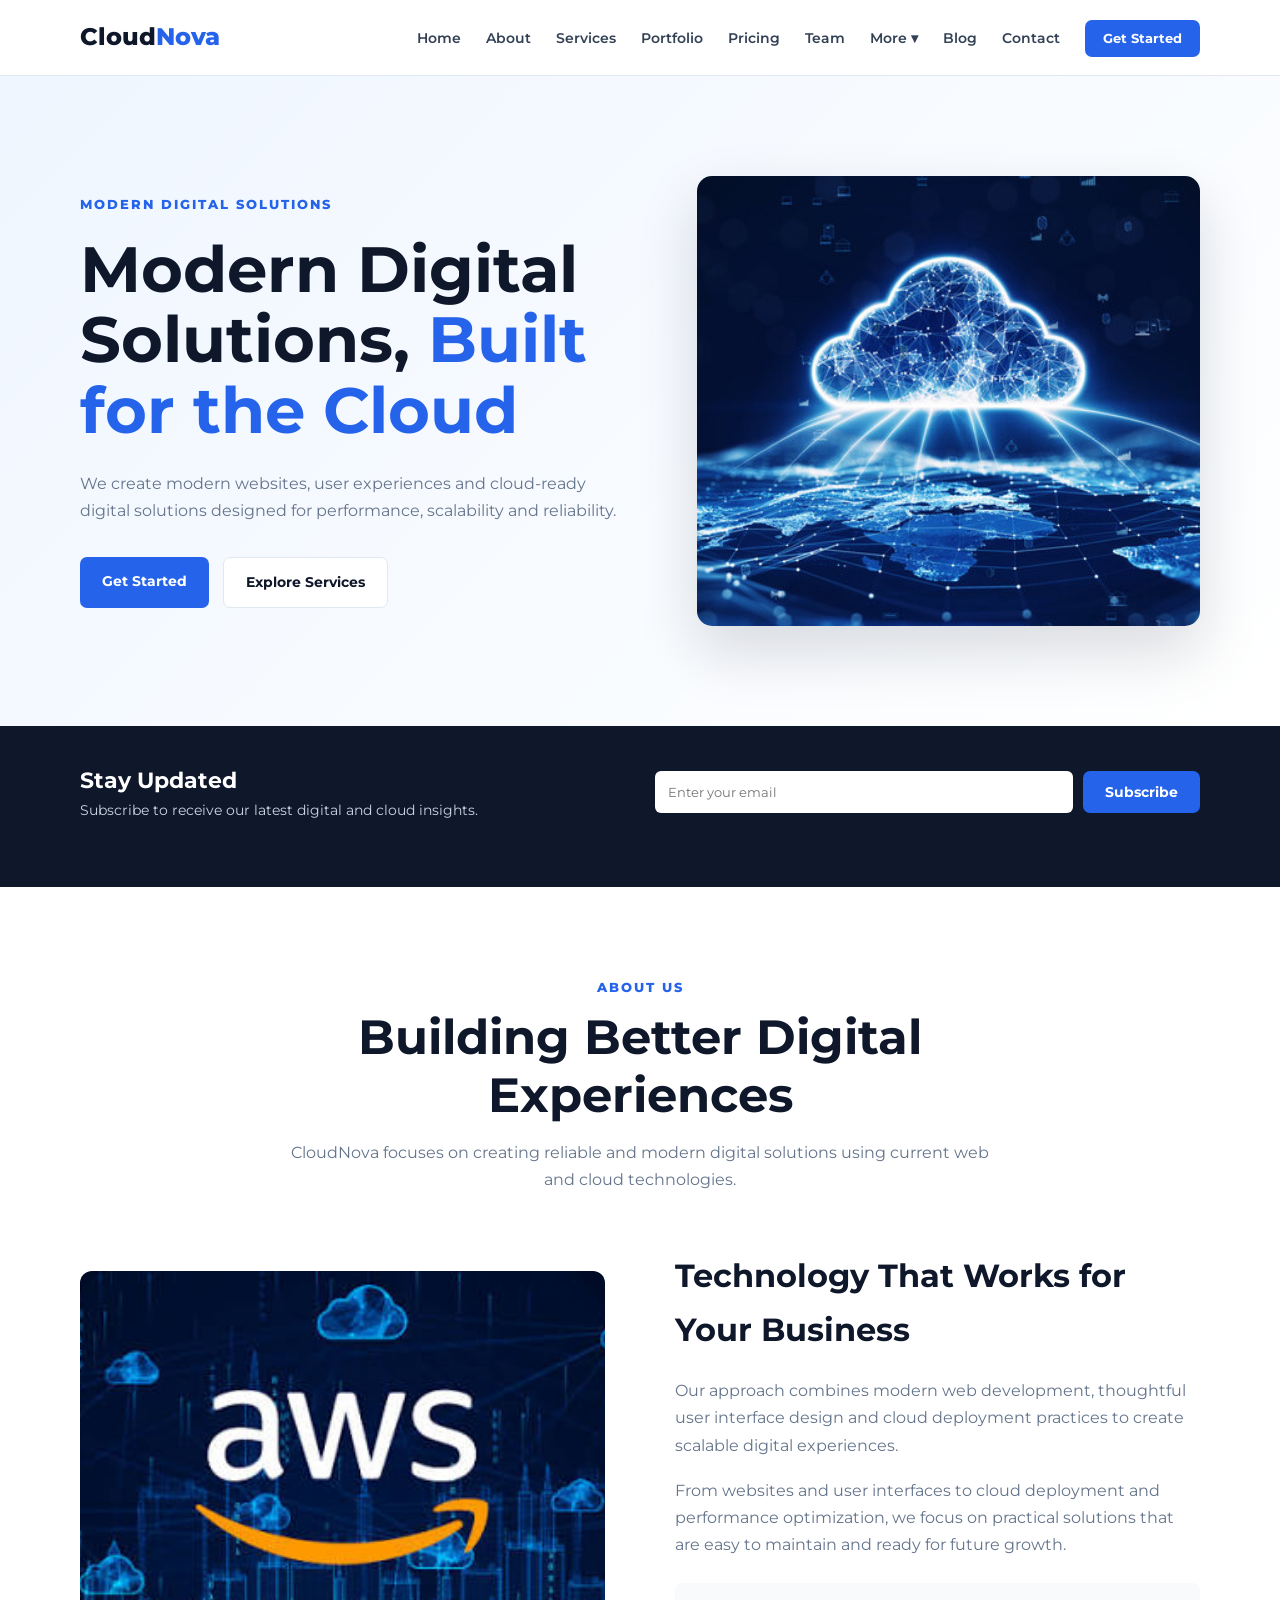
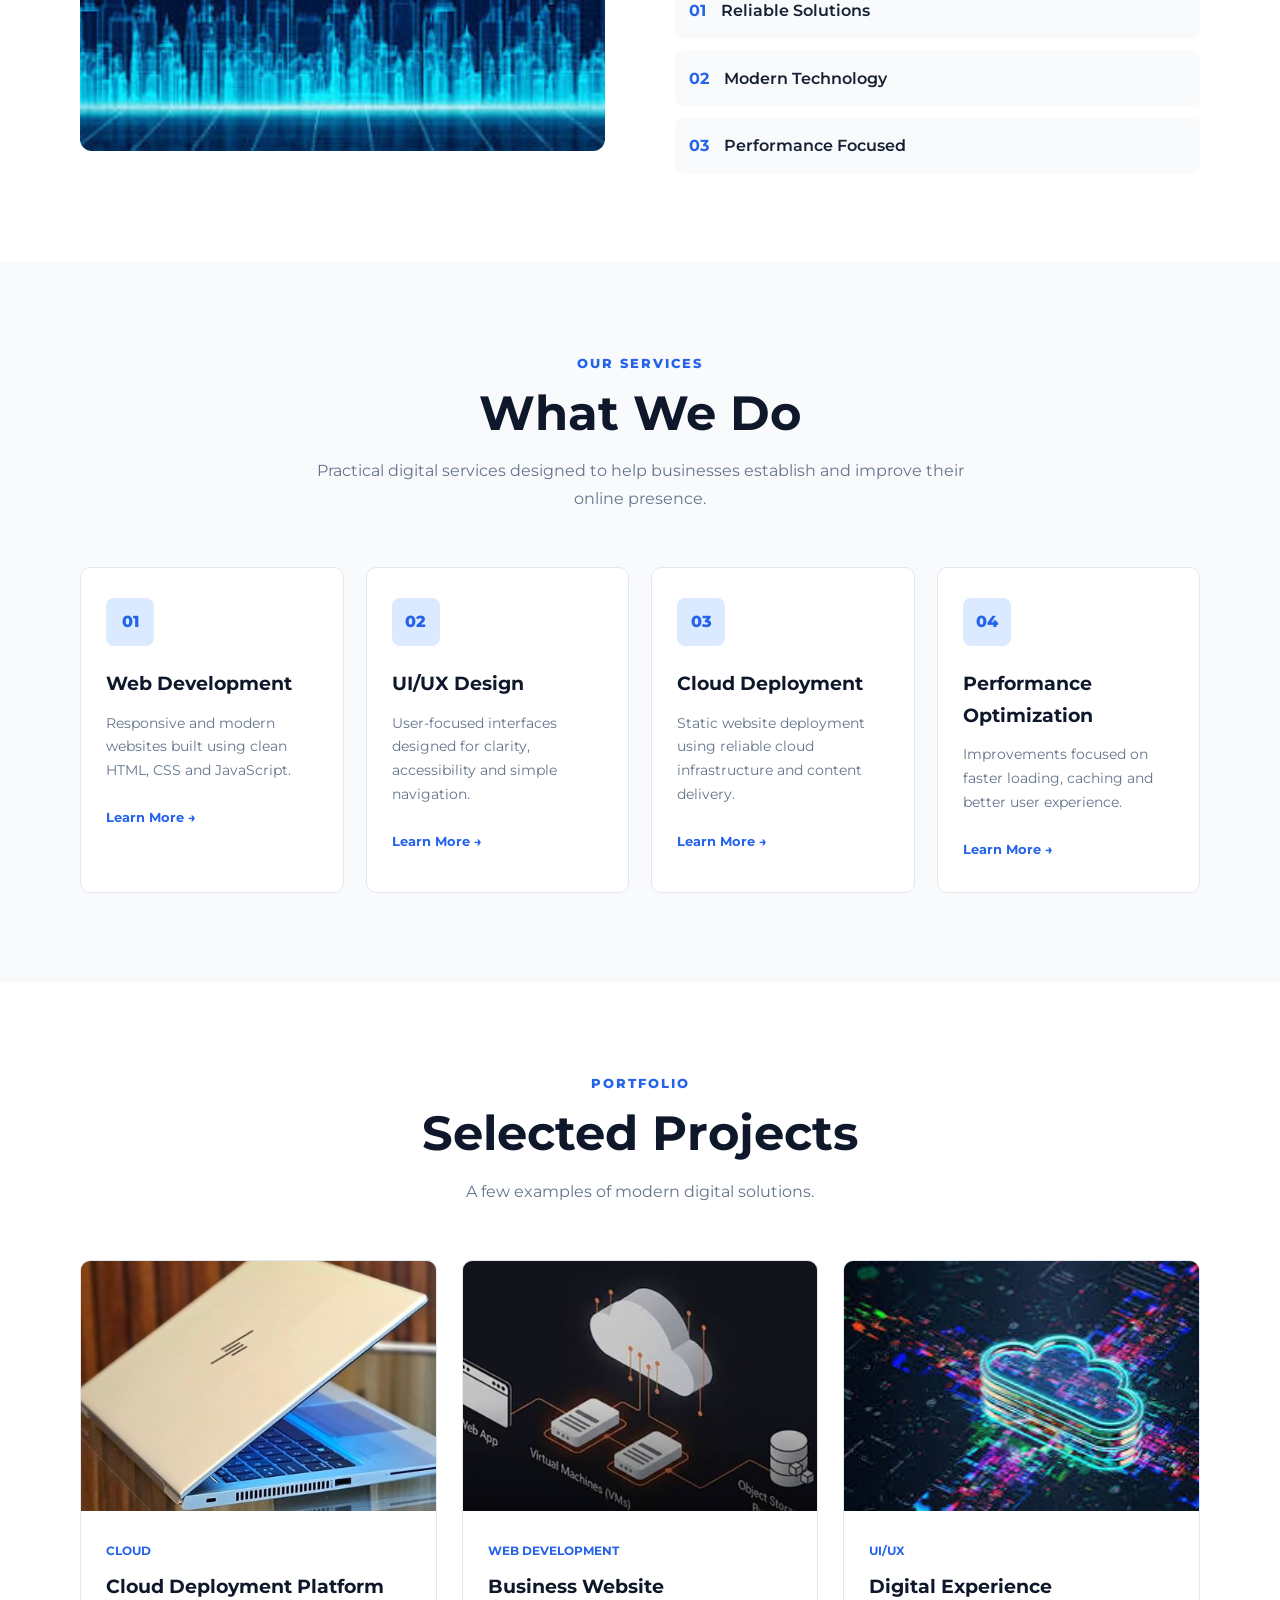
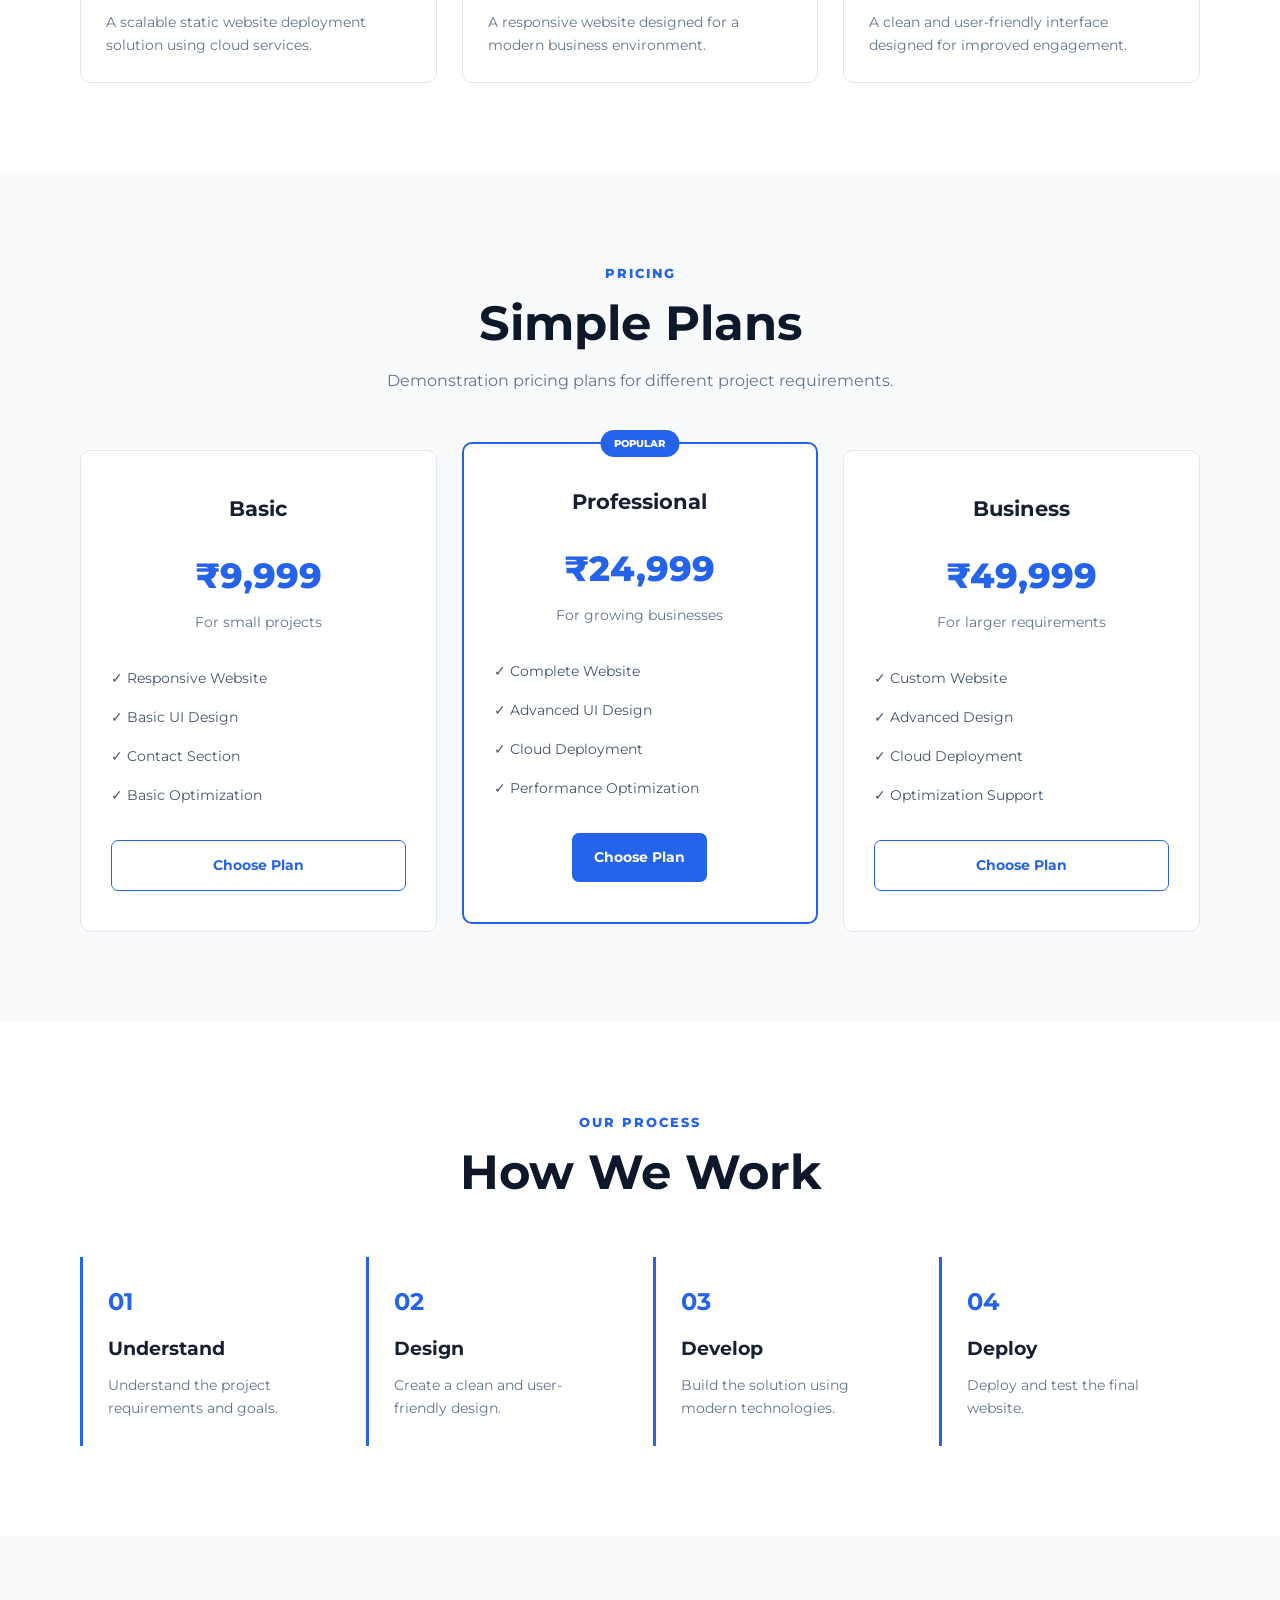
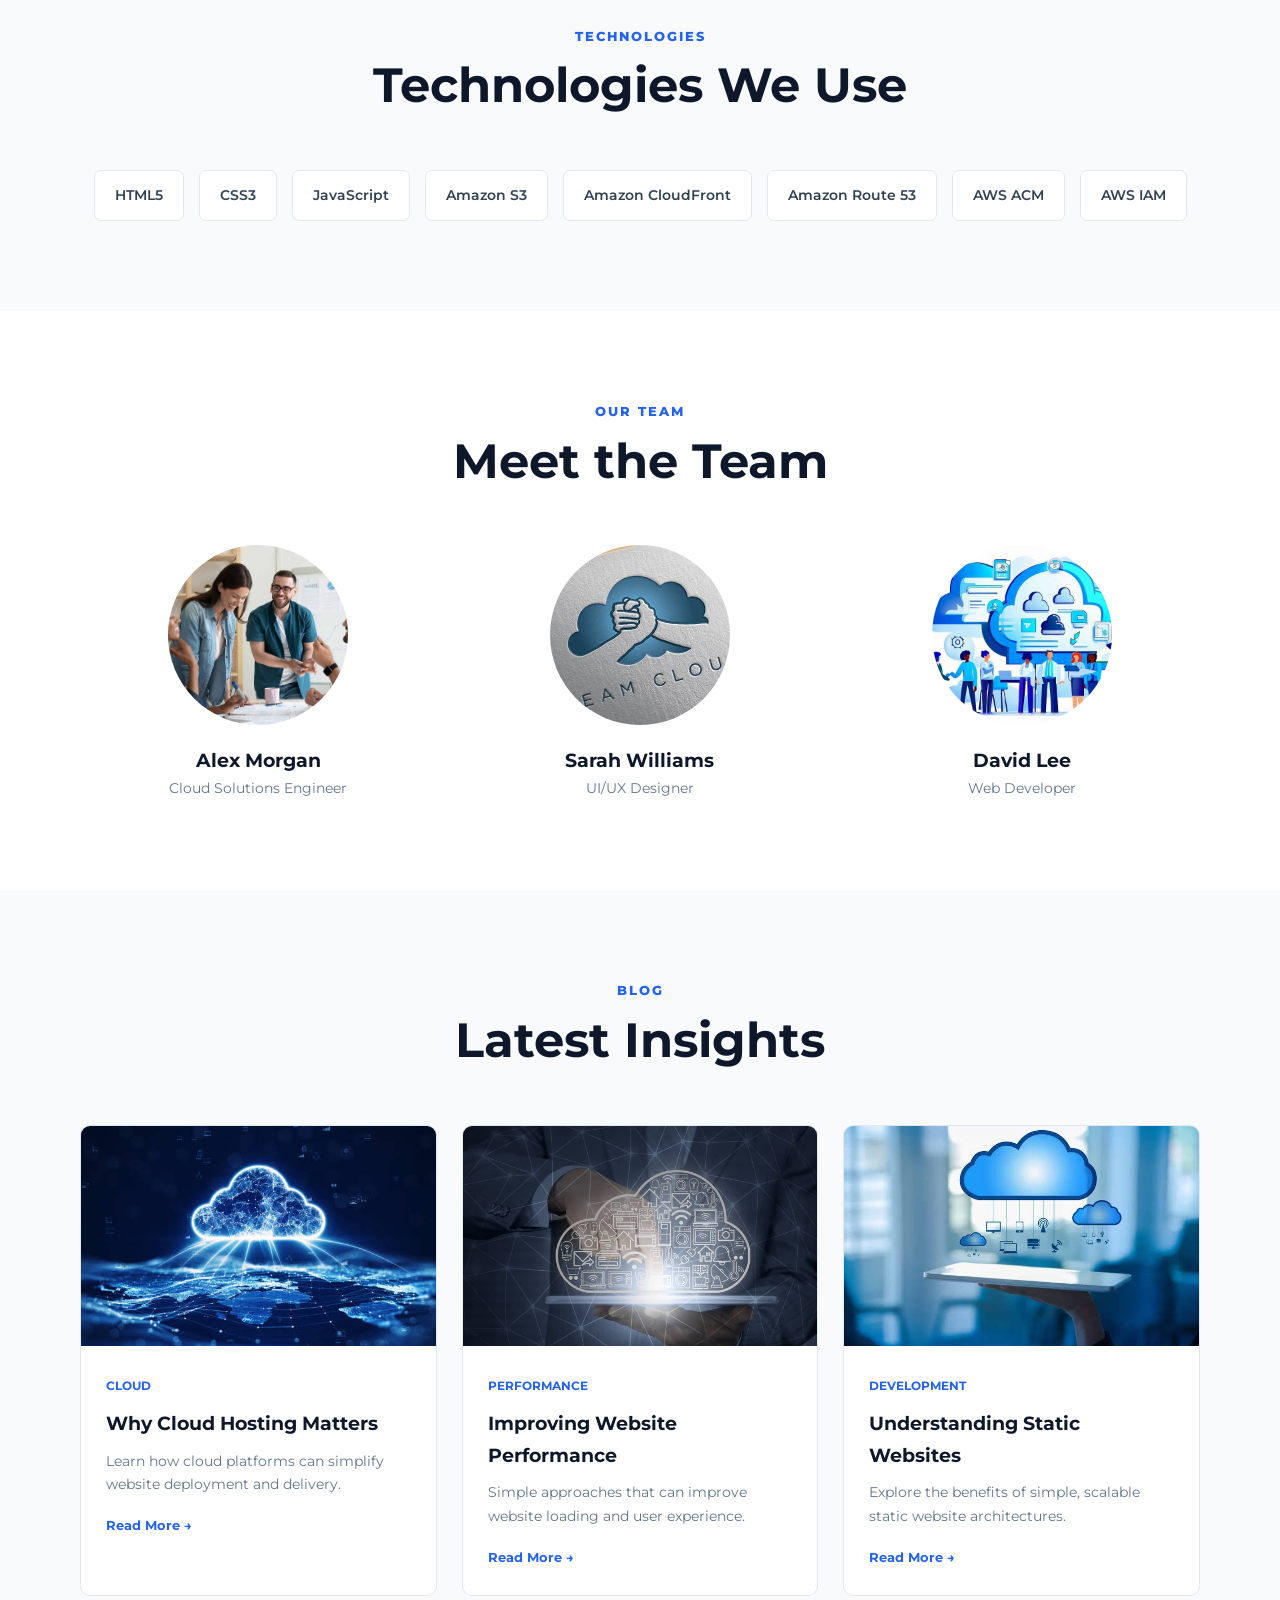
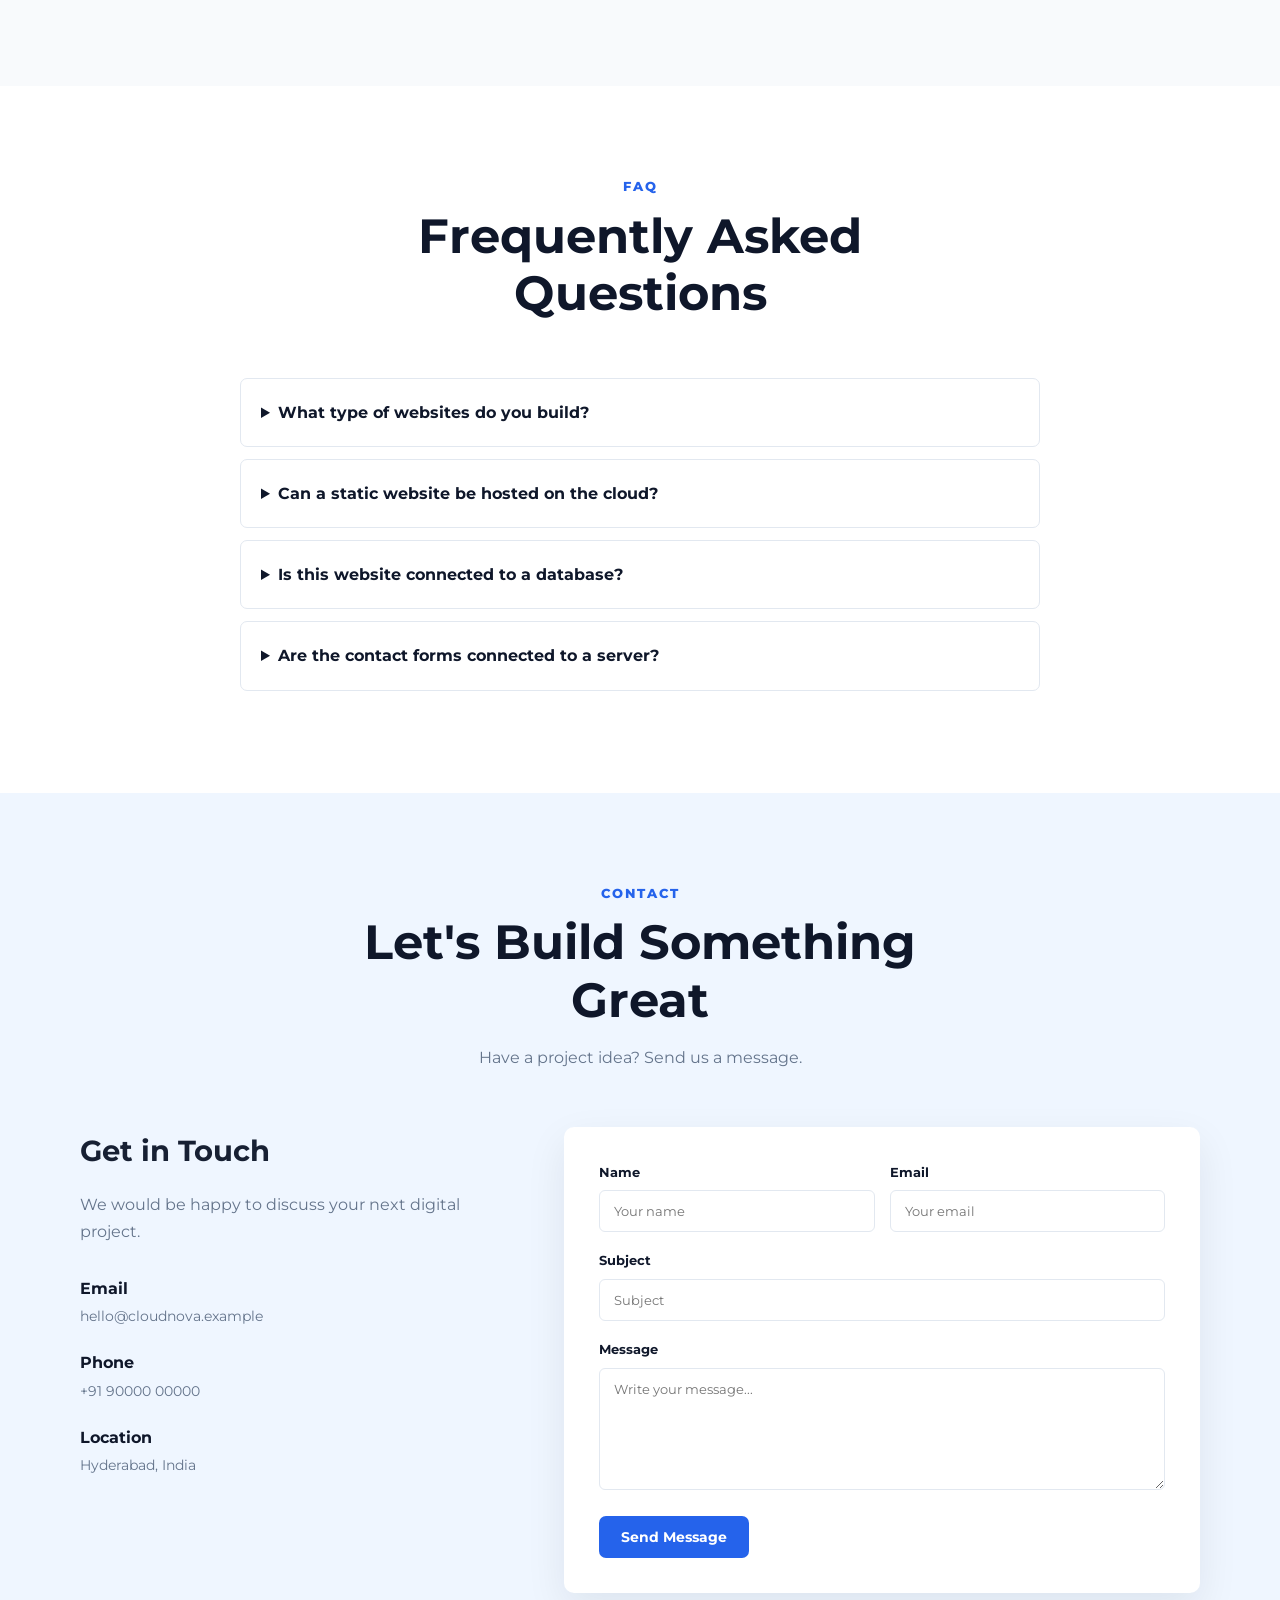
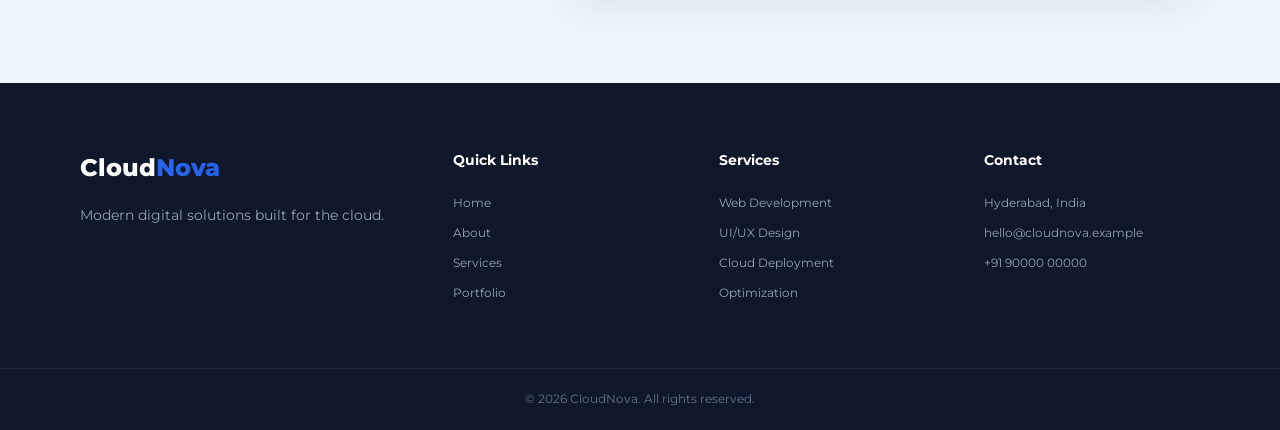
<file: website/index.html>
<!DOCTYPE html>
<html lang="en">
<head>
    <meta charset="UTF-8">
    <meta name="viewport" content="width=device-width, initial-scale=1.0">

    <title>CloudNova | Modern Digital Solutions</title>

    <meta name="description"
          content="CloudNova provides modern digital solutions, web development, UI/UX design and cloud deployment services.">

    <link rel="preconnect" href="https://fonts.googleapis.com">
    <link rel="preconnect" href="https://fonts.gstatic.com" crossorigin>

    <link href="https://fonts.googleapis.com/css2?family=Montserrat:wght@400;500;600;700;800&display=swap"
          rel="stylesheet">

    <link rel="stylesheet" href="style.css">
</head>

<body>

<!-- ================= NAVBAR ================= -->

<header class="header">
    <nav class="navbar container">

        <a href="#home" class="logo">
            Cloud<span>Nova</span>
        </a>

        <button class="menu-toggle" id="menuToggle" aria-label="Open navigation">
            ☰
        </button>

        <ul class="nav-menu" id="navMenu">

            <li>
                <a href="#home" class="nav-link">Home</a>
            </li>

            <li>
                <a href="#about" class="nav-link">About</a>
            </li>

            <li>
                <a href="#services" class="nav-link">Services</a>
            </li>

            <li>
                <a href="#portfolio" class="nav-link">Portfolio</a>
            </li>

            <li>
                <a href="#pricing" class="nav-link">Pricing</a>
            </li>

            <li>
                <a href="#team" class="nav-link">Team</a>
            </li>

            <li class="dropdown">
                <button class="dropdown-btn">
                    More ▾
                </button>

                <ul class="dropdown-menu">
                    <li>
                        <a href="#process">Our Process</a>
                    </li>

                    <li>
                        <a href="#technologies">Technologies</a>
                    </li>

                    <li>
                        <a href="#faq">FAQ</a>
                    </li>
                </ul>
            </li>

            <li>
                <a href="#blog" class="nav-link">Blog</a>
            </li>

            <li>
                <a href="#contact" class="nav-link">Contact</a>
            </li>

            <li>
                <a href="#contact" class="nav-button">Get Started</a>
            </li>

        </ul>

    </nav>
</header>


<!-- ================= HOME ================= -->

<main>

<section id="home" class="hero">

    <div class="container hero-content">

        <div class="hero-text">

            <p class="hero-label">
                MODERN DIGITAL SOLUTIONS
            </p>

            <h1>
                Modern Digital Solutions,
                <span>Built for the Cloud</span>
            </h1>

            <p class="hero-description">
                We create modern websites, user experiences and cloud-ready
                digital solutions designed for performance, scalability and
                reliability.
            </p>

            <div class="hero-buttons">

                <a href="#contact" class="btn btn-primary">
                    Get Started
                </a>

                <a href="#services" class="btn btn-secondary">
                    Explore Services
                </a>

            </div>

        </div>


        <div class="hero-image">

            <img src="images/hero.jpg"
                 alt="Modern cloud technology">

        </div>

    </div>

</section>


<!-- ================= SUBSCRIPTION ================= -->

<section class="newsletter">

    <div class="container newsletter-content">

        <div>
            <h2>Stay Updated</h2>

            <p>
                Subscribe to receive our latest digital and cloud insights.
            </p>
        </div>

        <form id="subscribeForm" class="subscribe-form">

            <input
                type="email"
                id="subscribeEmail"
                placeholder="Enter your email"
                required
            >

            <button type="submit" class="btn btn-primary">
                Subscribe
            </button>

        </form>

        <p id="subscribeMessage" class="form-message"></p>

    </div>

</section>


<!-- ================= ABOUT ================= -->

<section id="about" class="section">

    <div class="container">

        <div class="section-heading">

            <p class="section-label">ABOUT US</p>

            <h2>
                Building Better Digital Experiences
            </h2>

            <p>
                CloudNova focuses on creating reliable and modern digital
                solutions using current web and cloud technologies.
            </p>

        </div>


        <div class="about-grid">

            <div class="about-image">

                <img src="images/about.jpg"
                     alt="CloudNova digital solutions">

            </div>


            <div class="about-content">

                <h3>
                    Technology That Works for Your Business
                </h3>

                <p>
                    Our approach combines modern web development, thoughtful
                    user interface design and cloud deployment practices to
                    create scalable digital experiences.
                </p>

                <p>
                    From websites and user interfaces to cloud deployment and
                    performance optimization, we focus on practical solutions
                    that are easy to maintain and ready for future growth.
                </p>


                <div class="benefits">

                    <div class="benefit">
                        <strong>01</strong>
                        <span>Reliable Solutions</span>
                    </div>

                    <div class="benefit">
                        <strong>02</strong>
                        <span>Modern Technology</span>
                    </div>

                    <div class="benefit">
                        <strong>03</strong>
                        <span>Performance Focused</span>
                    </div>

                </div>

            </div>

        </div>

    </div>

</section>


<!-- ================= SERVICES ================= -->

<section id="services" class="section section-light">

    <div class="container">

        <div class="section-heading">

            <p class="section-label">OUR SERVICES</p>

            <h2>
                What We Do
            </h2>

            <p>
                Practical digital services designed to help businesses
                establish and improve their online presence.
            </p>

        </div>


        <div class="cards-grid">

            <article class="service-card">

                <div class="card-icon">01</div>

                <h3>Web Development</h3>

                <p>
                    Responsive and modern websites built using clean
                    HTML, CSS and JavaScript.
                </p>

                <a href="#contact">Learn More →</a>

            </article>


            <article class="service-card">

                <div class="card-icon">02</div>

                <h3>UI/UX Design</h3>

                <p>
                    User-focused interfaces designed for clarity,
                    accessibility and simple navigation.
                </p>

                <a href="#contact">Learn More →</a>

            </article>


            <article class="service-card">

                <div class="card-icon">03</div>

                <h3>Cloud Deployment</h3>

                <p>
                    Static website deployment using reliable cloud
                    infrastructure and content delivery.
                </p>

                <a href="#contact">Learn More →</a>

            </article>


            <article class="service-card">

                <div class="card-icon">04</div>

                <h3>Performance Optimization</h3>

                <p>
                    Improvements focused on faster loading, caching
                    and better user experience.
                </p>

                <a href="#contact">Learn More →</a>

            </article>

        </div>

    </div>

</section>


<!-- ================= PORTFOLIO ================= -->

<section id="portfolio" class="section">

    <div class="container">

        <div class="section-heading">

            <p class="section-label">PORTFOLIO</p>

            <h2>
                Selected Projects
            </h2>

            <p>
                A few examples of modern digital solutions.
            </p>

        </div>


        <div class="portfolio-grid">

            <article class="portfolio-card">

                <img src="images/portfolio-1.jpg"
                     alt="Cloud deployment project">

                <div class="portfolio-content">

                    <span>Cloud</span>

                    <h3>Cloud Deployment Platform</h3>

                    <p>
                        A scalable static website deployment solution
                        using cloud services.
                    </p>

                </div>

            </article>


            <article class="portfolio-card">

                <img src="images/portfolio-2.jpg"
                     alt="Business website project">

                <div class="portfolio-content">

                    <span>Web Development</span>

                    <h3>Business Website</h3>

                    <p>
                        A responsive website designed for a modern
                        business environment.
                    </p>

                </div>

            </article>


            <article class="portfolio-card">

                <img src="images/portfolio-3.jpg"
                     alt="Digital experience project">

                <div class="portfolio-content">

                    <span>UI/UX</span>

                    <h3>Digital Experience</h3>

                    <p>
                        A clean and user-friendly interface designed
                        for improved engagement.
                    </p>

                </div>

            </article>

        </div>

    </div>

</section>


<!-- ================= PRICING ================= -->

<section id="pricing" class="section section-light">

    <div class="container">

        <div class="section-heading">

            <p class="section-label">PRICING</p>

            <h2>
                Simple Plans
            </h2>

            <p>
                Demonstration pricing plans for different project requirements.
            </p>

        </div>


        <div class="pricing-grid">

            <article class="pricing-card">

                <h3>Basic</h3>

                <div class="price">
                    ₹9,999
                </div>

                <p>For small projects</p>

                <ul>
                    <li>✓ Responsive Website</li>
                    <li>✓ Basic UI Design</li>
                    <li>✓ Contact Section</li>
                    <li>✓ Basic Optimization</li>
                </ul>

                <a href="#contact" class="btn btn-outline">
                    Choose Plan
                </a>

            </article>


            <article class="pricing-card featured">

                <div class="popular">
                    POPULAR
                </div>

                <h3>Professional</h3>

                <div class="price">
                    ₹24,999
                </div>

                <p>For growing businesses</p>

                <ul>
                    <li>✓ Complete Website</li>
                    <li>✓ Advanced UI Design</li>
                    <li>✓ Cloud Deployment</li>
                    <li>✓ Performance Optimization</li>
                </ul>

                <a href="#contact" class="btn btn-primary">
                    Choose Plan
                </a>

            </article>


            <article class="pricing-card">

                <h3>Business</h3>

                <div class="price">
                    ₹49,999
                </div>

                <p>For larger requirements</p>

                <ul>
                    <li>✓ Custom Website</li>
                    <li>✓ Advanced Design</li>
                    <li>✓ Cloud Deployment</li>
                    <li>✓ Optimization Support</li>
                </ul>

                <a href="#contact" class="btn btn-outline">
                    Choose Plan
                </a>

            </article>

        </div>

    </div>

</section>


<!-- ================= PROCESS ================= -->

<section id="process" class="section">

    <div class="container">

        <div class="section-heading">

            <p class="section-label">OUR PROCESS</p>

            <h2>
                How We Work
            </h2>

        </div>


        <div class="process-grid">

            <div class="process-item">
                <strong>01</strong>
                <h3>Understand</h3>
                <p>Understand the project requirements and goals.</p>
            </div>

            <div class="process-item">
                <strong>02</strong>
                <h3>Design</h3>
                <p>Create a clean and user-friendly design.</p>
            </div>

            <div class="process-item">
                <strong>03</strong>
                <h3>Develop</h3>
                <p>Build the solution using modern technologies.</p>
            </div>

            <div class="process-item">
                <strong>04</strong>
                <h3>Deploy</h3>
                <p>Deploy and test the final website.</p>
            </div>

        </div>

    </div>

</section>


<!-- ================= TECHNOLOGIES ================= -->

<section id="technologies" class="section section-light">

    <div class="container">

        <div class="section-heading">

            <p class="section-label">TECHNOLOGIES</p>

            <h2>
                Technologies We Use
            </h2>

        </div>


        <div class="technology-list">

            <span>HTML5</span>
            <span>CSS3</span>
            <span>JavaScript</span>
            <span>Amazon S3</span>
            <span>Amazon CloudFront</span>
            <span>Amazon Route 53</span>
            <span>AWS ACM</span>
            <span>AWS IAM</span>

        </div>

    </div>

</section>


<!-- ================= TEAM ================= -->

<section id="team" class="section">

    <div class="container">

        <div class="section-heading">

            <p class="section-label">OUR TEAM</p>

            <h2>
                Meet the Team
            </h2>

        </div>


        <div class="team-grid">

            <article class="team-card">

                <img src="images/team-1.jpg"
                     alt="Team member">

                <h3>Alex Morgan</h3>

                <p>Cloud Solutions Engineer</p>

            </article>


            <article class="team-card">

                <img src="images/team-2.jpg"
                     alt="Team member">

                <h3>Sarah Williams</h3>

                <p>UI/UX Designer</p>

            </article>


            <article class="team-card">

                <img src="images/team-3.jpg"
                     alt="Team member">

                <h3>David Lee</h3>

                <p>Web Developer</p>

            </article>

        </div>

    </div>

</section>


<!-- ================= BLOG ================= -->

<section id="blog" class="section section-light">

    <div class="container">

        <div class="section-heading">

            <p class="section-label">BLOG</p>

            <h2>
                Latest Insights
            </h2>

        </div>


        <div class="blog-grid">

            <article class="blog-card">

                <img src="images/blog-1.jpg"
                     alt="Cloud computing">

                <div class="blog-content">

                    <span>Cloud</span>

                    <h3>
                        Why Cloud Hosting Matters
                    </h3>

                    <p>
                        Learn how cloud platforms can simplify
                        website deployment and delivery.
                    </p>

                    <a href="#contact">
                        Read More →
                    </a>

                </div>

            </article>


            <article class="blog-card">

                <img src="images/blog-2.jpg"
                     alt="Website performance">

                <div class="blog-content">

                    <span>Performance</span>

                    <h3>
                        Improving Website Performance
                    </h3>

                    <p>
                        Simple approaches that can improve
                        website loading and user experience.
                    </p>

                    <a href="#contact">
                        Read More →
                    </a>

                </div>

            </article>


            <article class="blog-card">

                <img src="images/blog-3.jpg"
                     alt="Static website">

                <div class="blog-content">

                    <span>Development</span>

                    <h3>
                        Understanding Static Websites
                    </h3>

                    <p>
                        Explore the benefits of simple,
                        scalable static website architectures.
                    </p>

                    <a href="#contact">
                        Read More →
                    </a>

                </div>

            </article>

        </div>

    </div>

</section>


<!-- ================= FAQ ================= -->

<section id="faq" class="section">

    <div class="container">

        <div class="section-heading">

            <p class="section-label">FAQ</p>

            <h2>
                Frequently Asked Questions
            </h2>

        </div>


        <div class="faq-list">

            <details>
                <summary>
                    What type of websites do you build?
                </summary>

                <p>
                    We focus on modern, responsive static websites and
                    cloud-ready digital experiences.
                </p>
            </details>


            <details>
                <summary>
                    Can a static website be hosted on the cloud?
                </summary>

                <p>
                    Yes. Static websites can be stored and delivered
                    using cloud services such as Amazon S3 and CloudFront.
                </p>
            </details>


            <details>
                <summary>
                    Is this website connected to a database?
                </summary>

                <p>
                    No. This demonstration website is a static frontend
                    and does not require a backend or database.
                </p>
            </details>


            <details>
                <summary>
                    Are the contact forms connected to a server?
                </summary>

                <p>
                    No. The forms currently perform client-side validation
                    for demonstration purposes.
                </p>
            </details>

        </div>

    </div>

</section>


<!-- ================= CONTACT ================= -->

<section id="contact" class="section contact-section">

    <div class="container">

        <div class="section-heading">

            <p class="section-label">CONTACT</p>

            <h2>
                Let's Build Something Great
            </h2>

            <p>
                Have a project idea? Send us a message.
            </p>

        </div>


        <div class="contact-grid">

            <div class="contact-info">

                <h3>
                    Get in Touch
                </h3>

                <p>
                    We would be happy to discuss your next digital project.
                </p>


                <div class="contact-item">
                    <strong>Email</strong>
                    <span>hello@cloudnova.example</span>
                </div>


                <div class="contact-item">
                    <strong>Phone</strong>
                    <span>+91 90000 00000</span>
                </div>


                <div class="contact-item">
                    <strong>Location</strong>
                    <span>Hyderabad, India</span>
                </div>

            </div>


            <form id="contactForm" class="contact-form">

                <div class="form-row">

                    <div class="form-group">

                        <label for="name">
                            Name
                        </label>

                        <input
                            type="text"
                            id="name"
                            name="name"
                            placeholder="Your name"
                            required
                        >

                    </div>


                    <div class="form-group">

                        <label for="email">
                            Email
                        </label>

                        <input
                            type="email"
                            id="email"
                            name="email"
                            placeholder="Your email"
                            required
                        >

                    </div>

                </div>


                <div class="form-group">

                    <label for="subject">
                        Subject
                    </label>

                    <input
                        type="text"
                        id="subject"
                        name="subject"
                        placeholder="Subject"
                        required
                    >

                </div>


                <div class="form-group">

                    <label for="message">
                        Message
                    </label>

                    <textarea
                        id="message"
                        name="message"
                        rows="6"
                        placeholder="Write your message..."
                        required
                    ></textarea>

                </div>


                <button type="submit" class="btn btn-primary">
                    Send Message
                </button>

                <p id="contactMessage" class="form-message"></p>

            </form>

        </div>

    </div>

</section>

</main>


<!-- ================= FOOTER ================= -->

<footer class="footer">

    <div class="container footer-grid">

        <div class="footer-about">

            <a href="#home" class="logo">
                Cloud<span>Nova</span>
            </a>

            <p>
                Modern digital solutions built for the cloud.
            </p>

        </div>


        <div class="footer-column">

            <h3>Quick Links</h3>

            <a href="#home">Home</a>
            <a href="#about">About</a>
            <a href="#services">Services</a>
            <a href="#portfolio">Portfolio</a>

        </div>


        <div class="footer-column">

            <h3>Services</h3>

            <a href="#services">Web Development</a>
            <a href="#services">UI/UX Design</a>
            <a href="#services">Cloud Deployment</a>
            <a href="#services">Optimization</a>

        </div>


        <div class="footer-column">

            <h3>Contact</h3>

            <span>Hyderabad, India</span>
            <span>hello@cloudnova.example</span>
            <span>+91 90000 00000</span>

        </div>

    </div>


    <div class="footer-bottom">

        <div class="container">

            <p>
                © <span id="currentYear"></span> CloudNova.
                All rights reserved.
            </p>

        </div>

    </div>

</footer>


<!-- ================= BACK TO TOP ================= -->

<button id="backToTop" class="back-to-top" aria-label="Back to top">
    ↑
</button>


<script src="script.js"></script>

</body>
</html>
</file>
<file: website/style.css>
/* =========================================================
   CLOUDNOVA - STATIC WEBSITE
   ========================================================= */


/* ================= RESET ================= */

* {
    margin: 0;
    padding: 0;
    box-sizing: border-box;
}

html {
    scroll-behavior: smooth;
    scroll-padding-top: 80px;
}

body {
    font-family: "Montserrat", sans-serif;
    line-height: 1.7;
    color: #172033;
    background: #ffffff;
}

img {
    width: 100%;
    display: block;
}

a {
    text-decoration: none;
    color: inherit;
}

button,
input,
textarea {
    font-family: inherit;
}


/* ================= VARIABLES ================= */

:root {
    --primary: #2563eb;
    --primary-dark: #1d4ed8;
    --dark: #0f172a;
    --text: #172033;
    --muted: #64748b;
    --light: #f8fafc;
    --border: #e2e8f0;
    --white: #ffffff;
}


/* ================= COMMON ================= */

.container {
    width: min(1120px, 92%);
    margin: 0 auto;
}

.section {
    padding: 90px 0;
}

.section-light {
    background: var(--light);
}

.section-heading {
    max-width: 700px;
    margin: 0 auto 55px;
    text-align: center;
}

.section-label {
    color: var(--primary);
    font-size: 0.8rem;
    font-weight: 800;
    letter-spacing: 2px;
    margin-bottom: 10px;
}

.section-heading h2 {
    font-size: clamp(2rem, 4vw, 3rem);
    line-height: 1.2;
    margin-bottom: 15px;
    color: var(--dark);
}

.section-heading p:last-child {
    color: var(--muted);
}


/* ================= HEADER ================= */

.header {
    position: sticky;
    top: 0;
    z-index: 1000;
    background: rgba(255, 255, 255, 0.97);
    border-bottom: 1px solid var(--border);
}

.navbar {
    min-height: 75px;
    display: flex;
    align-items: center;
    justify-content: space-between;
}

.logo {
    font-size: 1.5rem;
    font-weight: 800;
    color: var(--dark);
}

.logo span {
    color: var(--primary);
}

.nav-menu {
    list-style: none;
    display: flex;
    align-items: center;
    gap: 25px;
}

.nav-link,
.dropdown-btn {
    border: none;
    background: none;
    color: #334155;
    font-size: 0.85rem;
    font-weight: 600;
    cursor: pointer;
    transition: 0.3s;
}

.nav-link:hover,
.dropdown-btn:hover {
    color: var(--primary);
}

.nav-button {
    background: var(--primary);
    color: var(--white);
    padding: 11px 18px;
    border-radius: 7px;
    font-size: 0.8rem;
    font-weight: 700;
    transition: 0.3s;
}

.nav-button:hover {
    background: var(--primary-dark);
}

.menu-toggle {
    display: none;
    border: none;
    background: none;
    font-size: 1.8rem;
    cursor: pointer;
}


/* ================= DROPDOWN ================= */

.dropdown {
    position: relative;
}

.dropdown-menu {
    position: absolute;
    top: 35px;
    left: 0;
    width: 190px;
    padding: 10px;
    list-style: none;
    background: white;
    border: 1px solid var(--border);
    border-radius: 8px;
    box-shadow: 0 10px 30px rgba(15, 23, 42, 0.12);
    display: none;
}

.dropdown:hover .dropdown-menu {
    display: block;
}

.dropdown-menu a {
    display: block;
    padding: 10px 12px;
    font-size: 0.8rem;
    border-radius: 5px;
}

.dropdown-menu a:hover {
    background: var(--light);
    color: var(--primary);
}


/* ================= HERO ================= */

.hero {
    min-height: 650px;
    display: flex;
    align-items: center;
    background:
        linear-gradient(135deg, #eff6ff, #ffffff);
}

.hero-content {
    display: grid;
    grid-template-columns: 1.05fr 0.95fr;
    gap: 60px;
    align-items: center;
}

.hero-label {
    color: var(--primary);
    font-size: 0.8rem;
    font-weight: 800;
    letter-spacing: 2px;
    margin-bottom: 18px;
}

.hero h1 {
    color: var(--dark);
    font-size: clamp(2.5rem, 5vw, 4.5rem);
    line-height: 1.1;
    margin-bottom: 25px;
}

.hero h1 span {
    color: var(--primary);
}

.hero-description {
    max-width: 600px;
    color: var(--muted);
    font-size: 1rem;
    margin-bottom: 32px;
}

.hero-buttons {
    display: flex;
    flex-wrap: wrap;
    gap: 14px;
}

.btn {
    display: inline-block;
    border: none;
    border-radius: 7px;
    padding: 13px 22px;
    font-size: 0.85rem;
    font-weight: 700;
    cursor: pointer;
    transition: 0.3s;
}

.btn-primary {
    color: white;
    background: var(--primary);
}

.btn-primary:hover {
    background: var(--primary-dark);
    transform: translateY(-2px);
}

.btn-secondary {
    color: var(--dark);
    background: white;
    border: 1px solid var(--border);
}

.btn-secondary:hover {
    border-color: var(--primary);
    color: var(--primary);
}

.hero-image img {
    height: 450px;
    object-fit: cover;
    border-radius: 15px;
    box-shadow: 0 25px 60px rgba(15, 23, 42, 0.15);
}


/* ================= NEWSLETTER ================= */

.newsletter {
    padding: 35px 0;
    background: var(--dark);
    color: white;
}

.newsletter-content {
    display: grid;
    grid-template-columns: 1fr 1fr;
    gap: 30px;
    align-items: center;
}

.newsletter h2 {
    font-size: 1.4rem;
}

.newsletter p {
    color: #cbd5e1;
    font-size: 0.85rem;
}

.subscribe-form {
    display: flex;
    gap: 10px;
}

.subscribe-form input {
    flex: 1;
    min-width: 0;
    border: none;
    border-radius: 6px;
    padding: 13px;
    outline: none;
}

.form-message {
    grid-column: 1 / -1;
    font-size: 0.85rem;
}


/* ================= ABOUT ================= */

.about-grid {
    display: grid;
    grid-template-columns: 1fr 1fr;
    gap: 70px;
    align-items: center;
}

.about-image img {
    height: 480px;
    object-fit: cover;
    border-radius: 12px;
}

.about-content h3 {
    font-size: 2rem;
    color: var(--dark);
    margin-bottom: 20px;
}

.about-content p {
    color: var(--muted);
    margin-bottom: 18px;
}

.benefits {
    display: grid;
    gap: 12px;
    margin-top: 25px;
}

.benefit {
    display: flex;
    align-items: center;
    gap: 15px;
    padding: 14px;
    background: var(--light);
    border-radius: 7px;
}

.benefit strong {
    color: var(--primary);
}

.benefit span {
    font-weight: 600;
}


/* ================= CARDS ================= */

.cards-grid {
    display: grid;
    grid-template-columns: repeat(4, 1fr);
    gap: 22px;
}

.service-card {
    padding: 30px 25px;
    background: white;
    border: 1px solid var(--border);
    border-radius: 10px;
    transition: 0.3s;
}

.service-card:hover {
    transform: translateY(-7px);
    box-shadow: 0 15px 35px rgba(15, 23, 42, 0.08);
}

.card-icon {
    width: 48px;
    height: 48px;
    display: grid;
    place-items: center;
    margin-bottom: 22px;
    background: #dbeafe;
    color: var(--primary);
    border-radius: 8px;
    font-weight: 800;
}

.service-card h3 {
    color: var(--dark);
    margin-bottom: 12px;
}

.service-card p {
    color: var(--muted);
    font-size: 0.88rem;
    margin-bottom: 20px;
}

.service-card a {
    color: var(--primary);
    font-size: 0.8rem;
    font-weight: 700;
}


/* ================= PORTFOLIO ================= */

.portfolio-grid {
    display: grid;
    grid-template-columns: repeat(3, 1fr);
    gap: 25px;
}

.portfolio-card {
    overflow: hidden;
    background: white;
    border: 1px solid var(--border);
    border-radius: 10px;
}

.portfolio-card img {
    height: 250px;
    object-fit: cover;
}

.portfolio-content {
    padding: 25px;
}

.portfolio-content span,
.blog-content span {
    color: var(--primary);
    font-size: 0.75rem;
    font-weight: 700;
    text-transform: uppercase;
}

.portfolio-content h3 {
    margin: 8px 0;
    color: var(--dark);
}

.portfolio-content p {
    color: var(--muted);
    font-size: 0.85rem;
}


/* ================= PRICING ================= */

.pricing-grid {
    display: grid;
    grid-template-columns: repeat(3, 1fr);
    gap: 25px;
}

.pricing-card {
    position: relative;
    padding: 40px 30px;
    background: white;
    border: 1px solid var(--border);
    border-radius: 10px;
    text-align: center;
}

.pricing-card.featured {
    border: 2px solid var(--primary);
    transform: translateY(-8px);
}

.popular {
    position: absolute;
    top: -14px;
    left: 50%;
    transform: translateX(-50%);
    background: var(--primary);
    color: white;
    padding: 5px 14px;
    border-radius: 20px;
    font-size: 0.65rem;
    font-weight: 800;
}

.pricing-card h3 {
    font-size: 1.3rem;
}

.price {
    margin: 20px 0 5px;
    color: var(--primary);
    font-size: 2.2rem;
    font-weight: 800;
}

.pricing-card > p {
    color: var(--muted);
    font-size: 0.85rem;
}

.pricing-card ul {
    list-style: none;
    text-align: left;
    margin: 25px 0;
}

.pricing-card li {
    padding: 8px 0;
    color: #475569;
    font-size: 0.85rem;
}

.btn-outline {
    width: 100%;
    border: 1px solid var(--primary);
    color: var(--primary);
}

.btn-outline:hover {
    background: var(--primary);
    color: white;
}


/* ================= PROCESS ================= */

.process-grid {
    display: grid;
    grid-template-columns: repeat(4, 1fr);
    gap: 25px;
}

.process-item {
    padding: 25px;
    border-left: 3px solid var(--primary);
}

.process-item strong {
    color: var(--primary);
    font-size: 1.5rem;
}

.process-item h3 {
    margin: 10px 0;
}

.process-item p {
    color: var(--muted);
    font-size: 0.85rem;
}


/* ================= TECHNOLOGIES ================= */

.technology-list {
    display: flex;
    flex-wrap: wrap;
    justify-content: center;
    gap: 15px;
}

.technology-list span {
    padding: 13px 20px;
    background: white;
    border: 1px solid var(--border);
    border-radius: 7px;
    color: #334155;
    font-size: 0.85rem;
    font-weight: 600;
}


/* ================= TEAM ================= */

.team-grid {
    display: grid;
    grid-template-columns: repeat(3, 1fr);
    gap: 25px;
}

.team-card {
    text-align: center;
}

.team-card img {
    width: 180px;
    height: 180px;
    object-fit: cover;
    border-radius: 50%;
    margin: 0 auto 20px;
}

.team-card h3 {
    color: var(--dark);
}

.team-card p {
    color: var(--muted);
    font-size: 0.85rem;
}


/* ================= BLOG ================= */

.blog-grid {
    display: grid;
    grid-template-columns: repeat(3, 1fr);
    gap: 25px;
}

.blog-card {
    overflow: hidden;
    background: white;
    border: 1px solid var(--border);
    border-radius: 10px;
}

.blog-card img {
    height: 220px;
    object-fit: cover;
}

.blog-content {
    padding: 25px;
}

.blog-content h3 {
    margin: 10px 0;
    color: var(--dark);
}

.blog-content p {
    color: var(--muted);
    font-size: 0.85rem;
    margin-bottom: 15px;
}

.blog-content a {
    color: var(--primary);
    font-size: 0.8rem;
    font-weight: 700;
}


/* ================= FAQ ================= */

.faq-list {
    max-width: 800px;
    margin: auto;
}

details {
    padding: 20px;
    margin-bottom: 12px;
    border: 1px solid var(--border);
    border-radius: 7px;
    background: white;
}

summary {
    cursor: pointer;
    color: var(--dark);
    font-weight: 700;
}

details p {
    color: var(--muted);
    margin-top: 15px;
    font-size: 0.9rem;
}


/* ================= CONTACT ================= */

.contact-section {
    background: #eff6ff;
}

.contact-grid {
    display: grid;
    grid-template-columns: 0.8fr 1.2fr;
    gap: 60px;
}

.contact-info h3 {
    font-size: 1.8rem;
    margin-bottom: 15px;
}

.contact-info > p {
    color: var(--muted);
    margin-bottom: 30px;
}

.contact-item {
    margin-bottom: 20px;
}

.contact-item strong {
    display: block;
    color: var(--dark);
}

.contact-item span {
    color: var(--muted);
    font-size: 0.9rem;
}

.contact-form {
    padding: 35px;
    background: white;
    border-radius: 10px;
    box-shadow: 0 15px 40px rgba(15, 23, 42, 0.08);
}

.form-row {
    display: grid;
    grid-template-columns: 1fr 1fr;
    gap: 15px;
}

.form-group {
    margin-bottom: 18px;
}

.form-group label {
    display: block;
    margin-bottom: 7px;
    color: var(--dark);
    font-size: 0.8rem;
    font-weight: 700;
}

.form-group input,
.form-group textarea {
    width: 100%;
    padding: 12px 14px;
    border: 1px solid var(--border);
    border-radius: 6px;
    outline: none;
    resize: vertical;
}

.form-group input:focus,
.form-group textarea:focus {
    border-color: var(--primary);
}


/* ================= FOOTER ================= */

.footer {
    background: var(--dark);
    color: white;
}

.footer-grid {
    display: grid;
    grid-template-columns: 1.5fr 1fr 1fr 1fr;
    gap: 50px;
    padding: 65px 0;
}

.footer .logo {
    color: white;
}

.footer-about p {
    color: #94a3b8;
    margin-top: 15px;
    font-size: 0.85rem;
}

.footer-column {
    display: flex;
    flex-direction: column;
    gap: 9px;
}

.footer-column h3 {
    font-size: 0.9rem;
    margin-bottom: 10px;
}

.footer-column a,
.footer-column span {
    color: #94a3b8;
    font-size: 0.78rem;
}

.footer-column a:hover {
    color: white;
}

.footer-bottom {
    padding: 20px 0;
    border-top: 1px solid #1e293b;
    text-align: center;
}

.footer-bottom p {
    color: #64748b;
    font-size: 0.75rem;
}


/* ================= BACK TO TOP ================= */

.back-to-top {
    position: fixed;
    right: 25px;
    bottom: 25px;
    width: 45px;
    height: 45px;
    border: none;
    border-radius: 50%;
    background: var(--primary);
    color: white;
    font-size: 1.2rem;
    cursor: pointer;
    opacity: 0;
    visibility: hidden;
    transition: 0.3s;
}

.back-to-top.show {
    opacity: 1;
    visibility: visible;
}

.back-to-top:hover {
    background: var(--primary-dark);
}


/* ================= RESPONSIVE ================= */

@media (max-width: 1000px) {

    .nav-menu {
        gap: 14px;
    }

    .cards-grid {
        grid-template-columns: repeat(2, 1fr);
    }

    .process-grid {
        grid-template-columns: repeat(2, 1fr);
    }

    .footer-grid {
        grid-template-columns: repeat(2, 1fr);
    }
}


@media (max-width: 800px) {

    .menu-toggle {
        display: block;
    }

    .nav-menu {
        position: absolute;
        top: 75px;
        left: 0;
        right: 0;
        display: none;
        flex-direction: column;
        align-items: stretch;
        padding: 20px;
        gap: 5px;
        background: white;
        border-bottom: 1px solid var(--border);
    }

    .nav-menu.active {
        display: flex;
    }

    .nav-link,
    .dropdown-btn {
        display: block;
        width: 100%;
        padding: 12px;
        text-align: left;
    }

    .nav-button {
        display: block;
        margin-top: 8px;
        text-align: center;
    }

    .dropdown-menu {
        position: static;
        width: 100%;
        box-shadow: none;
        border: none;
        padding-left: 20px;
    }

    .dropdown:hover .dropdown-menu {
        display: none;
    }

    .dropdown.open .dropdown-menu {
        display: block;
    }

    .hero-content,
    .about-grid,
    .contact-grid {
        grid-template-columns: 1fr;
    }

    .hero {
        padding: 80px 0;
    }

    .hero-image img {
        height: 350px;
    }

    .newsletter-content {
        grid-template-columns: 1fr;
    }

    .portfolio-grid,
    .pricing-grid,
    .blog-grid,
    .team-grid {
        grid-template-columns: 1fr;
    }

    .pricing-card.featured {
        transform: none;
    }
}


@media (max-width: 550px) {

    .section {
        padding: 65px 0;
    }

    .hero h1 {
        font-size: 2.5rem;
    }

    .hero-buttons {
        flex-direction: column;
    }

    .hero-buttons .btn {
        text-align: center;
    }

    .subscribe-form {
        flex-direction: column;
    }

    .cards-grid,
    .process-grid,
    .footer-grid {
        grid-template-columns: 1fr;
    }

    .form-row {
        grid-template-columns: 1fr;
    }

    .contact-form {
        padding: 25px;
    }

    .team-card img {
        width: 150px;
        height: 150px;
    }
}
</file>
